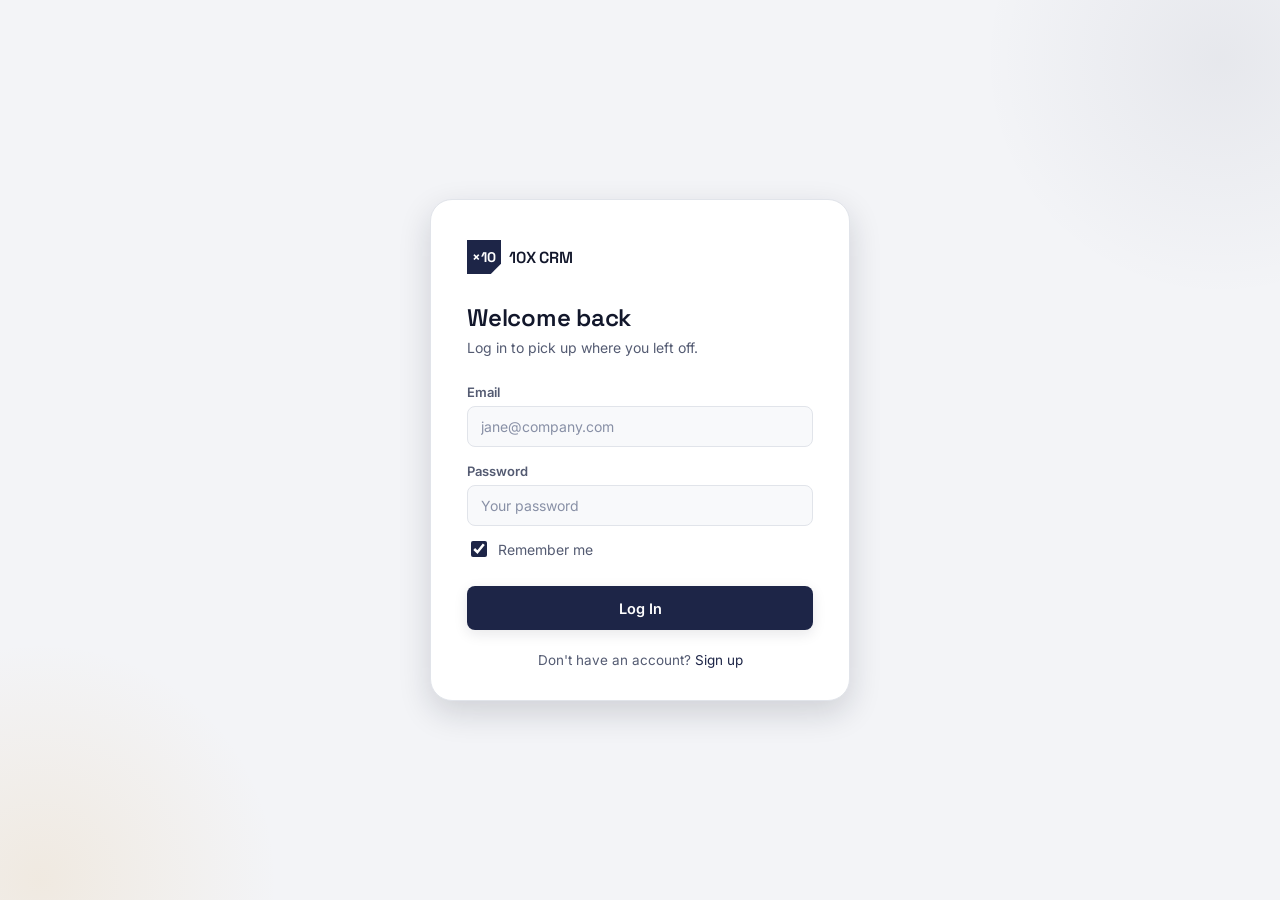
<file: index.html>
<!DOCTYPE html>
<html lang="en">
<head>
  <meta charset="UTF-8" />
  <meta name="viewport" content="width=device-width, initial-scale=1.0" />
  <title>Log In · 10X CRM</title>
  <link rel="preconnect" href="https://fonts.googleapis.com" />
  <link rel="preconnect" href="https://fonts.gstatic.com" crossorigin />
  <link
    href="https://fonts.googleapis.com/css2?family=Space+Grotesk:wght@500;600;700&family=Inter:wght@400;500;600&display=swap"
    rel="stylesheet"
  />
  <link rel="stylesheet" href="css/styles.css" />
</head>
<body>
  <!-- Runs first and synchronously: an already-authenticated user is sent
       straight to the dashboard instead of seeing the login form again. -->
  <script src="js/guard.js"></script>
  <script>redirectIfAuthed();</script>

  <main class="auth-shell">
    <div class="auth-card">
      <div class="brand-mark">
        <span class="brand-mark__glyph">×10</span>
        <span class="brand-mark__text">10X CRM</span>
      </div>

      <h1>Welcome back</h1>
      <p class="auth-sub">Log in to pick up where you left off.</p>

      <div class="form-alert" id="login-alert" role="alert"></div>

      <form id="login-form" novalidate>
        <div class="field">
          <label for="email">Email</label>
          <input type="text" id="email" name="email" placeholder="jane@company.com" autocomplete="email" />
          <div class="field-error" id="email-error"></div>
        </div>

        <div class="field">
          <label for="password">Password</label>
          <input type="password" id="password" name="password" placeholder="Your password" autocomplete="current-password" />
          <div class="field-error" id="password-error"></div>
        </div>

        <label class="checkbox-field">
          <input type="checkbox" id="remember-me" checked />
          <span>Remember me</span>
        </label>

        <button type="submit" class="btn btn-primary">Log In</button>
      </form>

      <div class="auth-footer">
        Don't have an account? <a href="signup.html">Sign up</a>
      </div>
    </div>
  </main>

  <script src="js/ui.js"></script>
  <script src="js/auth.js"></script>
  <script>initLoginForm();</script>
</body>
</html>
</file>
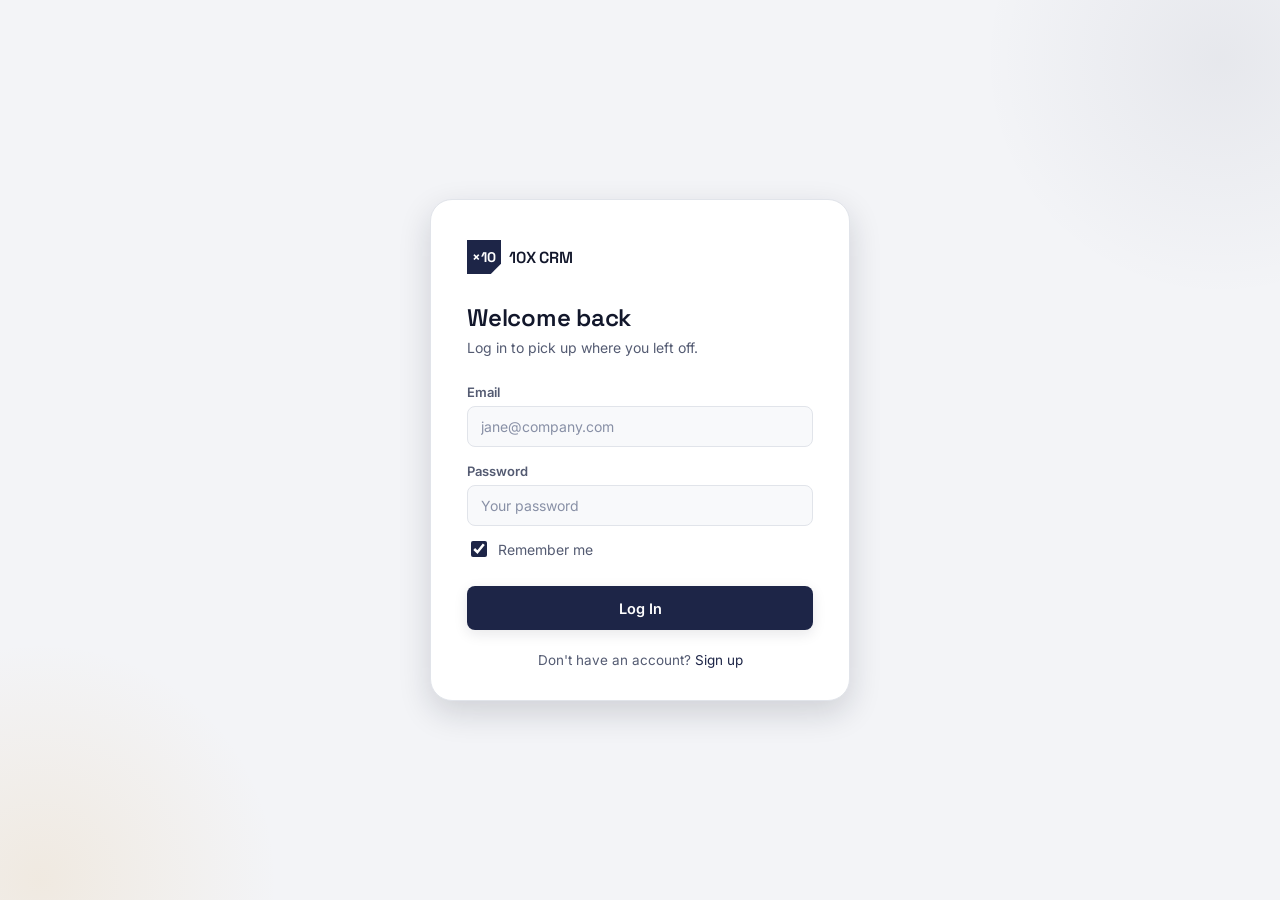
<file: clients.html>
<!DOCTYPE html>
<html lang="en">
<head>
  <meta charset="UTF-8" />
  <meta name="viewport" content="width=device-width, initial-scale=1.0" />
  <title>Clients · 10X CRM</title>
  <link rel="preconnect" href="https://fonts.googleapis.com" />
  <link rel="preconnect" href="https://fonts.gstatic.com" crossorigin />
  <link
    href="https://fonts.googleapis.com/css2?family=Space+Grotesk:wght@500;600;700&family=Inter:wght@400;500;600&family=IBM+Plex+Mono:wght@500&display=swap"
    rel="stylesheet"
  />
  <link rel="stylesheet" href="css/styles.css" />
  <script>
    // Applied inline, before first paint, so there's no flash of the wrong theme.
    if (localStorage.getItem('crm_theme') === 'dark') {
      document.documentElement.classList.add('theme-dark');
    }
  </script>
</head>
<body>
  <script src="js/guard.js"></script>
  <script>requireAuth();</script>

  <div class="app-shell">
    <div id="sidebar-root"></div>

    <main class="content">
      <div class="content-header">
        <div>
          <h1>Clients</h1>
          <p class="content-sub">Everyone in your pipeline, in one place.</p>
        </div>
        <span class="count-pill" id="client-count">Loading…</span>
      </div>

      <div class="toolbar">
        <button class="btn btn-primary" id="add-client-btn" type="button">+ Add Client</button>
        <input
          type="text"
          class="search-input"
          id="search-input"
          placeholder="Search by name or company…"
          autocomplete="off"
        />
      </div>

      <div class="toolbar">
        <div class="filter-chips" id="filter-chips"></div>
        <select class="sort-select" id="sort-select">
          <option value="newest">Newest first</option>
          <option value="name">Name A→Z</option>
          <option value="deal-value">Deal value: high → low</option>
        </select>
      </div>

      <div class="toolbar">
        <div class="view-toggle" id="view-toggle">
          <button type="button" data-view="grid" class="is-active">Grid</button>
          <button type="button" data-view="kanban">Kanban</button>
        </div>
        <div style="display:flex; align-items:center; gap:16px;">
          <span class="shortcut-hint"><kbd>/</kbd> search <kbd>N</kbd> add client <kbd>Esc</kbd> close</span>
          <button class="btn btn-secondary" id="export-csv-btn" type="button">Export CSV</button>
        </div>
      </div>

      <div id="clients-area"></div>
      <div id="kanban-area" style="display:none;"></div>
      <div class="load-more-row" id="load-more-row" style="display:none;">
        <button class="btn btn-secondary" id="load-more-btn" type="button">Load More</button>
      </div>
    </main>
  </div>

  <!-- Add Client Modal (P4.4) -->
  <div class="modal-backdrop" id="add-client-modal-backdrop">
    <div class="modal">
      <button class="modal-close" id="close-modal-btn" type="button" aria-label="Close">×</button>
      <h2 id="add-client-modal-title">Add Client</h2>
      <form id="add-client-form" novalidate>
        <div class="field">
          <label for="name">Name</label>
          <input type="text" id="name" placeholder="Jane Cooper" autocomplete="off" />
          <div class="field-error" id="name-error"></div>
        </div>

        <div class="field">
          <label for="email">Email</label>
          <input type="text" id="email" placeholder="jane@company.com" autocomplete="off" />
          <div class="field-error" id="email-error"></div>
        </div>

        <div class="field">
          <label for="phone">Phone</label>
          <input type="text" id="phone" placeholder="+1 555-123-4567" autocomplete="off" />
          <div class="field-error" id="phone-error"></div>
        </div>

        <div class="field">
          <label for="company">Company</label>
          <input type="text" id="company" placeholder="Acme Corp" autocomplete="off" />
          <div class="field-error" id="company-error"></div>
        </div>

        <div class="field">
          <label for="dealValue">Deal Value</label>
          <input type="number" id="dealValue" placeholder="5000" min="1" max="100000000" step="100" autocomplete="off" />
          <div class="field-error" id="dealValue-error"></div>
        </div>

        <div class="field">
          <label for="status">Status</label>
          <select id="status">
            <option value="Lead">Lead</option>
            <option value="Contacted">Contacted</option>
            <option value="Won">Won</option>
            <option value="Lost">Lost</option>
          </select>
        </div>

        <button type="submit" class="btn btn-primary" id="add-client-submit-btn">Add Client</button>
      </form>
    </div>
  </div>

  <!-- Client Details Modal (P4.8) -->
  <div class="details-modal" id="details-modal">
    <div class="details-modal-content">
      <button class="details-modal-close" id="close-details-modal-btn" type="button" aria-label="Close">×</button>
      
      <!-- Header -->
      <div class="details-header">
        <img class="details-avatar" id="details-avatar" src="" alt="" />
        <div class="details-header-info">
          <h2 id="details-name">—</h2>
          <p id="details-company">—</p>
        </div>
        <button class="btn btn-secondary" id="details-edit-btn" type="button" style="align-self:flex-start;">Edit</button>
      </div>

      <!-- Call timer -->
      <div class="call-timer">
        <span class="call-timer__display" id="call-timer-display">00:00</span>
        <button class="btn btn-primary" id="call-timer-btn" type="button">Start Call</button>
      </div>

      <!-- Contact Info -->
      <div class="details-section">
        <div class="details-section-title">Contact Info</div>
        <div class="details-field">
          <span class="details-field-label">Email</span>
          <span class="details-field-value" id="details-email">—</span>
        </div>
        <div class="details-field">
          <span class="details-field-label">Phone</span>
          <span class="details-field-value" id="details-phone">—</span>
        </div>
      </div>

      <!-- Deal Info -->
      <div class="details-section">
        <div class="details-section-title">Deal Info</div>
        <div class="details-field">
          <span class="details-field-label">Status</span>
          <span class="details-field-value" id="details-status">—</span>
        </div>
        <div class="details-field">
          <span class="details-field-label">Deal Value</span>
          <span class="details-field-value" id="details-deal-value">—</span>
        </div>
        <div class="details-field">
          <span class="details-field-label">Client Since</span>
          <span class="details-field-value" id="details-since">—</span>
        </div>
      </div>

      <!-- Notes -->
      <div class="details-section">
        <div class="details-section-title">Notes</div>
        <div class="notes-list" id="notes-list"></div>
        <div class="add-note-form">
          <input type="text" id="add-note-input" placeholder="Write a note…" />
          <button class="btn btn-primary" id="add-note-btn" type="button">Add</button>
        </div>
      </div>

      <!-- Reminder -->
      <button class="remind-btn" id="remind-btn" type="button">⏰ Remind me in 1 min</button>
    </div>
  </div>

  <script src="js/ui.js"></script>
  <script src="js/shell.js"></script>
  <script src="js/data.js"></script>
  <script src="js/clients.js"></script>
</body>
</html>
</file>
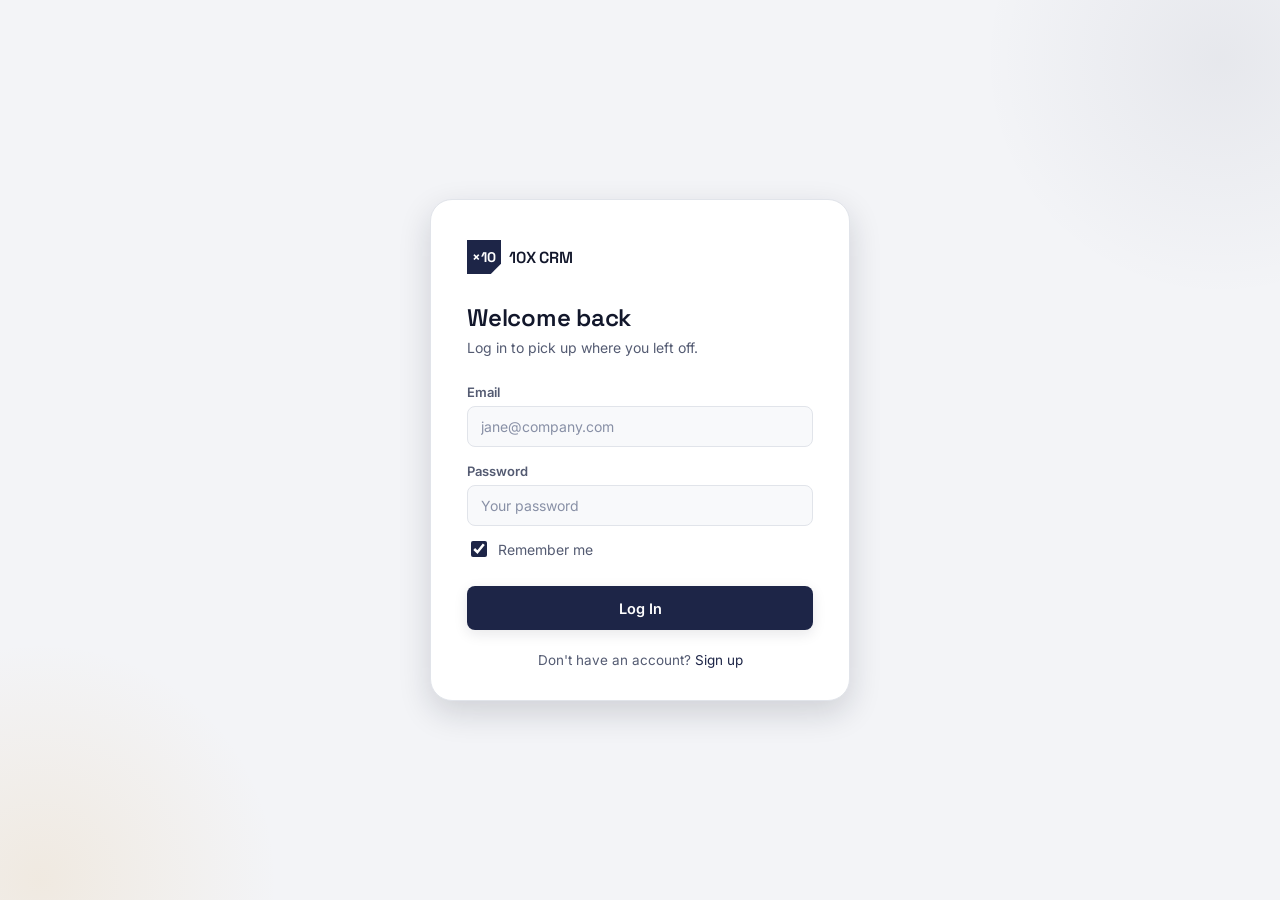
<file: dashboard.html>
<!DOCTYPE html>
<html lang="en">
<head>
  <meta charset="UTF-8" />
  <meta name="viewport" content="width=device-width, initial-scale=1.0" />
  <title>Dashboard · 10X CRM</title>
  <link rel="preconnect" href="https://fonts.googleapis.com" />
  <link rel="preconnect" href="https://fonts.gstatic.com" crossorigin />
  <link
    href="https://fonts.googleapis.com/css2?family=Space+Grotesk:wght@500;600;700&family=Inter:wght@400;500;600&family=IBM+Plex+Mono:wght@500&display=swap"
    rel="stylesheet"
  />
  <link rel="stylesheet" href="css/styles.css" />
  <script>
    if (localStorage.getItem('crm_theme') === 'dark') {
      document.documentElement.classList.add('theme-dark');
    }
  </script>
</head>
<body>
  <script src="js/guard.js"></script>
  <script>requireAuth();</script>

  <div class="app-shell">
    <div id="sidebar-root"></div>

    <main class="content">
      <!-- P3.1: Welcome banner with live clock -->
      <div class="welcome-banner">
        <h2 id="welcome-text">Welcome back!</h2>
        <span class="live-clock" id="live-clock">—</span>
      </div>

      <!-- P3.2: Stat cards (4-column) -->
      <div class="stats-grid" id="stats-grid"></div>

      <!-- P3.3: Pipeline Overview -->
      <div class="dashboard-section">
        <h3>Pipeline Overview</h3>
        <div class="pipeline-grid" id="pipeline-grid"></div>
        <div class="pipeline-chart" id="pipeline-chart"></div>
      </div>

      <!-- P3.4: Recent Clients (last 5) -->
      <div class="dashboard-section">
        <h3>Recent Clients</h3>
        <div class="recent-clients-list" id="recent-clients-list"></div>
        <div style="text-align: center; padding: 16px;">
          <a href="clients.html" style="font-size: 14px; color: var(--brand); text-decoration: none; font-weight: 600;">View all clients →</a>
        </div>
      </div>
    </main>
  </div>

  <script src="js/ui.js"></script>
  <script src="js/shell.js"></script>
  <script src="js/data.js"></script>
  <script src="js/dashboard.js"></script>
  <script src="js/auth.js"></script>
</body>
</html>
</file>
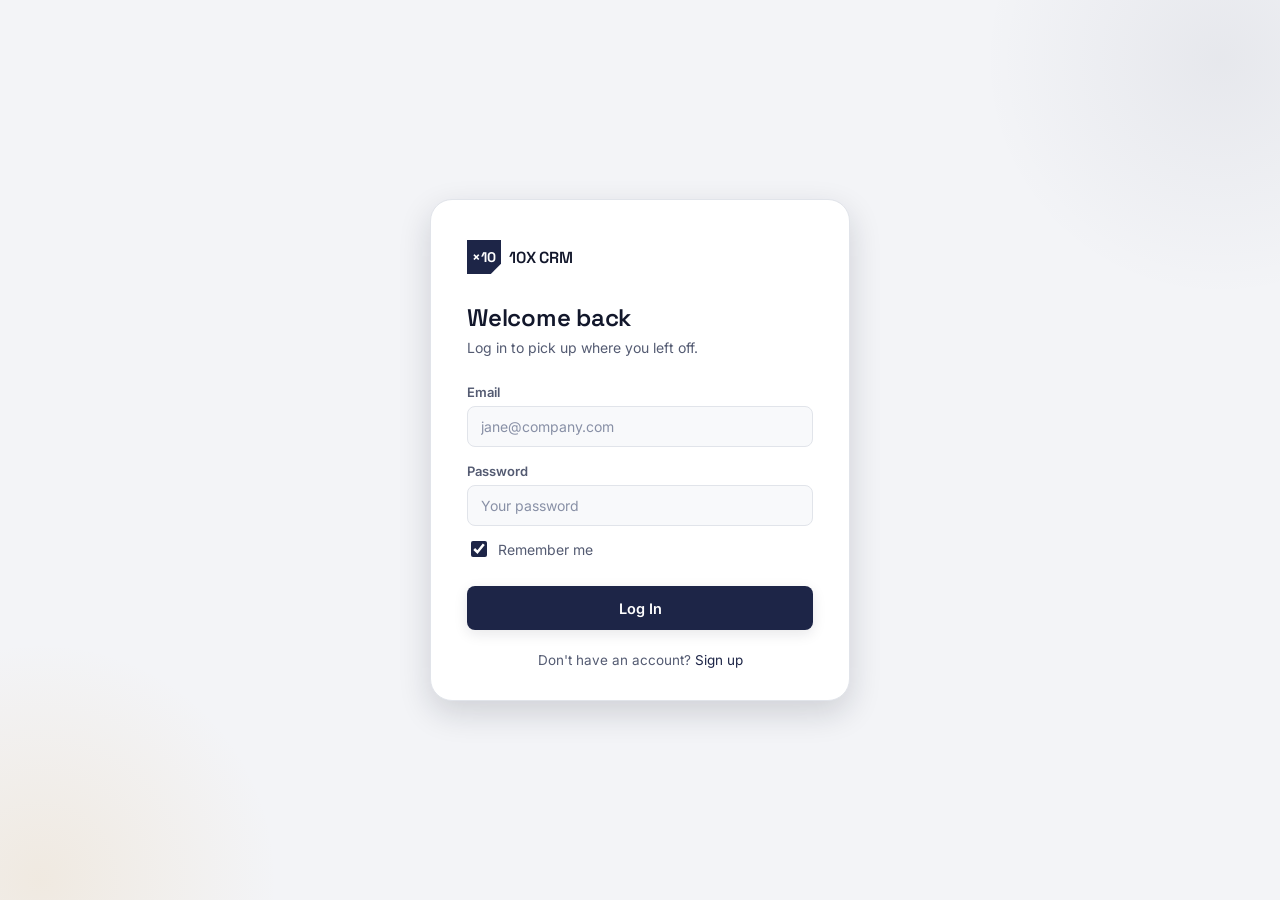
<file: profile.html>
<!DOCTYPE html>
<html lang="en">
<head>
  <meta charset="UTF-8" />
  <meta name="viewport" content="width=device-width, initial-scale=1.0" />
  <title>Profile · 10X CRM</title>
  <link rel="preconnect" href="https://fonts.googleapis.com" />
  <link rel="preconnect" href="https://fonts.gstatic.com" crossorigin />
  <link
    href="https://fonts.googleapis.com/css2?family=Space+Grotesk:wght@500;600;700&family=Inter:wght@400;500;600&family=IBM+Plex+Mono:wght@500&display=swap"
    rel="stylesheet"
  />
  <link rel="stylesheet" href="css/styles.css" />
  <script>
    if (localStorage.getItem('crm_theme') === 'dark') {
      document.documentElement.classList.add('theme-dark');
    }
  </script>

</head>
<body>
  <script src="js/guard.js"></script>
  <script>requireAuth();</script>

  <div class="app-shell">
    <div id="sidebar-root"></div>

    <main class="content">
      <div class="content-header">
        <h1>Profile Settings</h1>
        <p class="content-sub">Manage your account, security, and preferences.</p>
      </div>

      <!-- Modern Profile Header -->
      <div class="profile-header">
        <div class="profile-header-avatar" id="profile-avatar">—</div>
        <div class="profile-header-info">
          <div class="profile-header-name" id="profile-name">Loading…</div>
          <div class="profile-header-meta" id="profile-email">—</div>
          <div class="profile-header-meta" id="profile-member-since">—</div>
        </div>
      </div>

      <!-- Settings Grid -->
      <div class="profile-settings">
        <!-- Account Settings -->
        <div class="settings-section">
          <div class="settings-section-title">
            <span class="settings-section-icon">👤</span>
            Account
          </div>
          <form id="edit-profile-form" novalidate>
            <div class="settings-item">
              <label for="edit-fullName">Full Name</label>
              <input type="text" id="edit-fullName" placeholder="Jane Doe" />
              <div class="field-error" id="edit-fullName-error"></div>
            </div>

            <div class="settings-item">
              <label for="edit-company">Company</label>
              <input type="text" id="edit-company" placeholder="Your company" />
              <div class="field-error" id="edit-company-error"></div>
            </div>

            <button type="submit" class="btn btn-primary" style="width: 100%; margin-top: 12px;">
              Save Changes
            </button>
          </form>
        </div>

        <!-- Security Settings -->
        <div class="settings-section">
          <div class="settings-section-title">
            <span class="settings-section-icon">🔐</span>
            Security
          </div>
          <form id="change-password-form" novalidate>
            <div class="settings-item">
              <label for="current-password">Current Password</label>
              <input type="password" id="current-password" placeholder="Your current password" />
              <div class="field-error" id="current-password-error"></div>
            </div>

            <div class="settings-item">
              <label for="new-password">New Password</label>
              <input type="password" id="new-password" placeholder="At least 8 characters" />
              <div class="field-error" id="new-password-error"></div>
            </div>

            <div class="settings-item">
              <label for="confirm-new-password">Confirm New Password</label>
              <input type="password" id="confirm-new-password" placeholder="Re-enter your password" />
              <div class="field-error" id="confirm-new-password-error"></div>
            </div>

            <button type="submit" class="btn btn-primary" style="width: 100%; margin-top: 12px;">
              Change Password
            </button>
          </form>
        </div>

        <!-- Data Management -->
        <div class="settings-section data-section">
          <div class="settings-section-title">
            <span class="settings-section-icon">⚙️</span>
            Data & Privacy
          </div>
          <div class="data-warning">
            ⚠️ Resetting your data will reload all clients from the API. This action cannot be undone.
          </div>
          <p style="font-size: 13px; color: var(--ink-soft); margin-bottom: 16px;">
            Clear all your CRM data and start fresh. Useful if you want to reset your test environment or reload sample data.
          </p>
          <button id="reset-data-btn" class="btn btn-danger" style="width: 100%;">
            Reset CRM Data
          </button>
        </div>
      </div>
    </main>
  </div>

  <script src="js/ui.js"></script>
  <script src="js/auth.js"></script>
  <script src="js/shell.js"></script>
  <script src="js/data.js"></script>
  <script src="js/profile.js"></script>
</body>
</html>
</file>
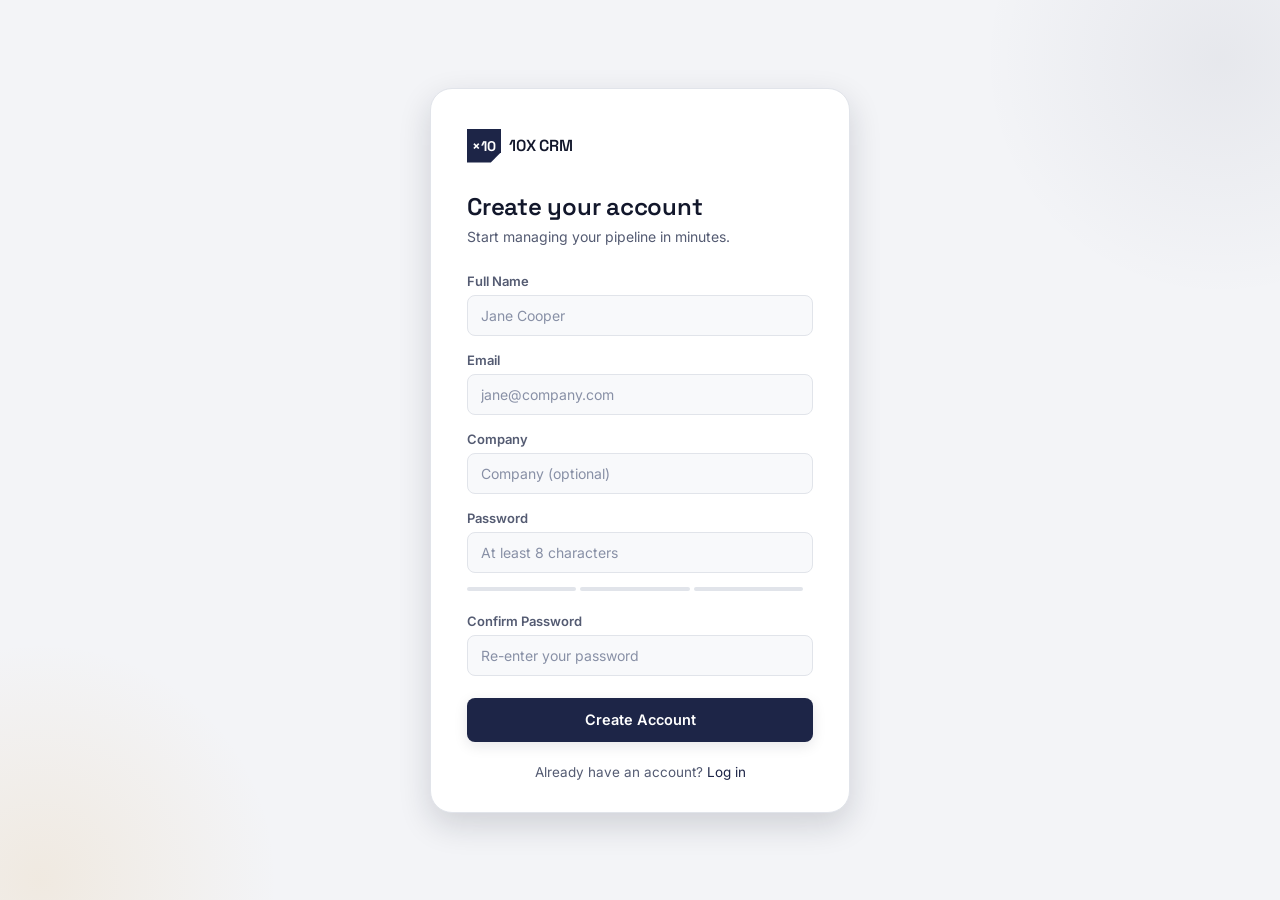
<file: signup.html>
<!DOCTYPE html>
<html lang="en">
<head>
  <meta charset="UTF-8" />
  <meta name="viewport" content="width=device-width, initial-scale=1.0" />
  <title>Sign Up · 10X CRM</title>
  <link rel="preconnect" href="https://fonts.googleapis.com" />
  <link rel="preconnect" href="https://fonts.gstatic.com" crossorigin />
  <link
    href="https://fonts.googleapis.com/css2?family=Space+Grotesk:wght@500;600;700&family=Inter:wght@400;500;600&display=swap"
    rel="stylesheet"
  />
  <link rel="stylesheet" href="css/styles.css" />
</head>
<body>
  <!-- Runs first and synchronously: if a session already exists, leave
       immediately so an authenticated user never sees the signup form. -->
  <script src="js/guard.js"></script>
  <script>redirectIfAuthed();</script>

  <main class="auth-shell">
    <div class="auth-card">
      <div class="brand-mark">
        <span class="brand-mark__glyph">×10</span>
        <span class="brand-mark__text">10X CRM</span>
      </div>

      <h1>Create your account</h1>
      <p class="auth-sub">Start managing your pipeline in minutes.</p>

      <form id="signup-form" novalidate>
        <div class="field">
          <label for="fullName">Full Name</label>
          <input type="text" id="fullName" name="fullName" placeholder="Jane Cooper" autocomplete="name" />
          <div class="field-error" id="fullName-error"></div>
        </div>

        <div class="field">
          <label for="email">Email</label>
          <input type="text" id="email" name="email" placeholder="jane@company.com" autocomplete="email" />
          <div class="field-error" id="email-error"></div>
        </div>

        <div class="field">
          <label for="company">Company</label>
          <input type="text" id="company" name="company" placeholder="Company (optional)" autocomplete="organization" />
          <div class="field-error" id="company-error"></div>
        </div>

        <div class="field">
          <label for="password">Password</label>
          <input type="password" id="password" name="password" placeholder="At least 8 characters" autocomplete="new-password" />
          <div class="password-strength" id="password-strength">
            <div class="password-strength__bar"><span></span><span></span><span></span></div>
            <span class="password-strength__label"></span>
          </div>
          <div class="field-error" id="password-error"></div>
        </div>

        <div class="field">
          <label for="confirmPassword">Confirm Password</label>
          <input type="password" id="confirmPassword" name="confirmPassword" placeholder="Re-enter your password" autocomplete="new-password" />
          <div class="field-error" id="confirmPassword-error"></div>
        </div>

        <button type="submit" class="btn btn-primary">Create Account</button>
      </form>

      <div class="auth-footer">
        Already have an account? <a href="index.html">Log in</a>
      </div>
    </div>
  </main>

  <script src="js/ui.js"></script>
  <script src="js/auth.js"></script>
  <script>initSignupForm(); initPasswordStrengthMeter();</script>
</body>
</html>
</file>
<file: css/styles.css>
/* ==========================================================================
   10X CRM — Design tokens & base styles
   ========================================================================== */

:root {
  /* Color */
  --bg: #F3F4F7;
  --surface: #FFFFFF;
  --surface-2: #F8F9FB;
  --border: #E1E4EA;
  --ink: #12172B;
  --ink-soft: #545B72;
  --ink-faint: #8890A6;

  --brand: #1D2547;
  --brand-hover: #2A3565;
  --accent: #D89B3C;
  --accent-ink: #7A5418;

  --success: #227A53;
  --success-bg: #E4F4EC;
  --danger: #C4433A;
  --danger-bg: #FBEAE8;
  --warning: #B5790C;
  --warning-bg: #FBF0DA;
  --info: #4A5A8C;
  --info-bg: #EBEEF7;

  /* Type */
  --font-display: 'Space Grotesk', 'Helvetica Neue', sans-serif;
  --font-body: 'Inter', 'Helvetica Neue', sans-serif;
  --font-mono: 'IBM Plex Mono', 'SFMono-Regular', monospace;

  /* Layout */
  --radius-sm: 8px;
  --radius-md: 12px;
  --radius-lg: 18px;
  --radius-xl: 22px;
  --shadow-card: 0 1px 2px rgba(18, 23, 43, 0.04), 0 8px 24px rgba(18, 23, 43, 0.06);
  --shadow-pop: 0 12px 32px rgba(18, 23, 43, 0.16);
  --shadow-lift: 0 4px 14px rgba(18, 23, 43, 0.1);
  --ease: cubic-bezier(0.2, 0.8, 0.3, 1);
  --topbar-h: 60px;
}

/* Dark theme (P0.3) — same tokens, different values. Applied as a class
   on <html> so it can be set before first paint (see inline head script
   on every protected page) and avoid a flash of the wrong theme. */
html.theme-dark {
  --bg: #0F1320;
  --surface: #171B2C;
  --surface-2: #1D2238;
  --border: #2A3050;
  --ink: #F3F4F7;
  --ink-soft: #A8AEC4;
  --ink-faint: #6B7290;

  --brand: #3E4C8F;
  --brand-hover: #4C5CA8;
  --accent: #E0AC57;
  --accent-ink: #F3D9A8;

  --success: #4FC28A;
  --success-bg: rgba(79, 194, 138, 0.14);
  --danger: #E2685D;
  --danger-bg: rgba(226, 104, 93, 0.14);
  --warning: #E0B04E;
  --warning-bg: rgba(224, 176, 78, 0.14);
  --info: #8C9BD9;
  --info-bg: rgba(140, 155, 217, 0.14);

  --shadow-card: 0 1px 2px rgba(0, 0, 0, 0.2), 0 8px 24px rgba(0, 0, 0, 0.3);
  --shadow-pop: 0 12px 32px rgba(0, 0, 0, 0.45);
  --shadow-lift: 0 4px 16px rgba(0, 0, 0, 0.35);
}

* {
  box-sizing: border-box;
}

body.no-scroll {
  overflow: hidden;
}

html, body {
  height: 100%;
}

body {
  margin: 0;
  font-family: var(--font-body);
  background: var(--bg);
  color: var(--ink);
  -webkit-font-smoothing: antialiased;
  transition: background 160ms ease, color 160ms ease;
}

/* Slim, modern scrollbars (Webkit + Firefox) */
* {
  scrollbar-width: thin;
  scrollbar-color: var(--border) transparent;
}

*::-webkit-scrollbar {
  width: 8px;
  height: 8px;
}

*::-webkit-scrollbar-track {
  background: transparent;
}

*::-webkit-scrollbar-thumb {
  background: var(--border);
  border-radius: 999px;
}

*::-webkit-scrollbar-thumb:hover {
  background: var(--ink-faint);
}

h1, h2, h3, h4 {
  font-family: var(--font-display);
  margin: 0;
  color: var(--ink);
  letter-spacing: -0.01em;
}

p {
  margin: 0;
  color: var(--ink-soft);
}

a {
  color: var(--brand);
  text-decoration: none;
}

a:hover {
  text-decoration: underline;
}

button {
  font-family: var(--font-body);
}

:focus-visible {
  outline: 2px solid var(--accent);
  outline-offset: 2px;
}

/* ==========================================================================
   Auth shell — the centered card layout used by Sign Up / Login
   ========================================================================== */

.auth-shell {
  min-height: 100vh;
  display: flex;
  align-items: center;
  justify-content: center;
  padding: 24px;
  position: relative;
  overflow: hidden;
}

.auth-shell::before {
  content: "";
  position: absolute;
  top: -180px;
  right: -180px;
  width: 480px;
  height: 480px;
  background: radial-gradient(circle, rgba(29, 37, 71, 0.06), transparent 70%);
  pointer-events: none;
}

.auth-shell::after {
  content: "";
  position: absolute;
  bottom: -220px;
  left: -200px;
  width: 480px;
  height: 480px;
  background: radial-gradient(circle, color-mix(in srgb, var(--accent) 12%, transparent), transparent 70%);
  pointer-events: none;
}

.auth-card {
  position: relative;
  width: 100%;
  max-width: 420px;
  background: var(--surface);
  border: 1px solid var(--border);
  border-radius: var(--radius-xl);
  box-shadow: var(--shadow-pop);
  padding: 40px 36px 32px;
}

/* Signature corner mark: an angular "×10" clip standing in for the wordmark */
.brand-mark {
  display: inline-flex;
  align-items: center;
  gap: 8px;
  margin-bottom: 28px;
}

.brand-mark__glyph {
  width: 34px;
  height: 34px;
  background: var(--brand);
  clip-path: polygon(0 0, 100% 0, 100% 70%, 70% 100%, 0 100%);
  display: flex;
  align-items: center;
  justify-content: center;
  color: #fff;
  font-family: var(--font-display);
  font-weight: 700;
  font-size: 14px;
  flex-shrink: 0;
}

.brand-mark__text {
  font-family: var(--font-display);
  font-weight: 600;
  font-size: 16px;
  color: var(--ink);
  letter-spacing: -0.01em;
}

.auth-card h1 {
  font-size: 24px;
  font-weight: 600;
  margin-bottom: 6px;
}

.auth-card .auth-sub {
  font-size: 14px;
  margin-bottom: 28px;
}

/* ==========================================================================
   Forms
   ========================================================================== */

.field {
  margin-bottom: 16px;
}

.field label {
  display: block;
  font-size: 13px;
  font-weight: 600;
  color: var(--ink-soft);
  margin-bottom: 6px;
}

.field input,
.field select {
  width: 100%;
  padding: 11px 13px;
  font-size: 14px;
  font-family: var(--font-body);
  color: var(--ink);
  background: var(--surface-2);
  border: 1px solid var(--border);
  border-radius: var(--radius-sm);
  transition: border-color 120ms ease, background 120ms ease, box-shadow 120ms ease;
}

.field input::placeholder {
  color: var(--ink-faint);
}

.field input:focus,
.field select:focus {
  outline: none;
  border-color: var(--brand);
  background: var(--surface);
  box-shadow: 0 0 0 3px color-mix(in srgb, var(--brand) 16%, transparent);
}

.field-error {
  margin-top: 6px;
  font-size: 12.5px;
  color: var(--danger);
  display: none;
}

.field.has-error input {
  border-color: var(--danger);
  background: var(--danger-bg);
}

.field.has-error .field-error {
  display: block;
}

.btn {
  display: inline-flex;
  align-items: center;
  justify-content: center;
  gap: 8px;
  width: 100%;
  padding: 12px 18px;
  font-size: 14.5px;
  font-weight: 600;
  font-family: var(--font-body);
  border-radius: var(--radius-sm);
  border: 1px solid transparent;
  cursor: pointer;
  transition: background 120ms ease, transform 100ms ease, box-shadow 160ms ease, border-color 120ms ease;
  min-height: 44px;
}

.btn:active {
  transform: translateY(1px) scale(0.99);
}

.btn-primary {
  background: var(--brand);
  color: #fff;
  margin-top: 6px;
  box-shadow: var(--shadow-lift);
}

.btn-primary:hover {
  background: var(--brand-hover);
  box-shadow: 0 6px 20px color-mix(in srgb, var(--brand) 35%, transparent);
}

.form-alert {
  display: none;
  align-items: center;
  gap: 8px;
  padding: 11px 13px;
  margin-bottom: 16px;
  border-radius: var(--radius-sm);
  background: var(--danger-bg);
  color: var(--danger);
  font-size: 13.5px;
  font-weight: 500;
  border: 1px solid rgba(196, 67, 58, 0.25);
}

.form-alert.is-visible {
  display: flex;
}

.auth-footer {
  margin-top: 22px;
  text-align: center;
  font-size: 13.5px;
  color: var(--ink-soft);
}

/* ==========================================================================
   Toast notifications (P0.4)
   ========================================================================== */

#toast-region {
  position: fixed;
  top: 20px;
  right: 20px;
  z-index: 1000;
  display: flex;
  flex-direction: column;
  gap: 10px;
}

.toast {
  display: flex;
  align-items: center;
  gap: 10px;
  min-width: 260px;
  max-width: 360px;
  padding: 13px 16px;
  border-radius: var(--radius-sm);
  box-shadow: var(--shadow-pop);
  font-size: 13.5px;
  font-weight: 500;
  animation: toast-in 180ms ease;
}

.toast-success {
  background: var(--success-bg);
  color: var(--success);
  border: 1px solid rgba(34, 122, 83, 0.25);
}

.toast-error {
  background: var(--danger-bg);
  color: var(--danger);
  border: 1px solid rgba(196, 67, 58, 0.25);
}

.toast-close {
  margin-left: auto;
  background: none;
  border: none;
  cursor: pointer;
  font-size: 15px;
  line-height: 1;
  color: inherit;
  opacity: 0.6;
}

.toast-close:hover {
  opacity: 1;
}

@keyframes toast-in {
  from { opacity: 0; transform: translateY(-6px); }
  to { opacity: 1; transform: translateY(0); }
}

@media (prefers-reduced-motion: reduce) {
  .toast { animation: none; }
}

@media (max-width: 480px) {
  .auth-card {
    padding: 32px 22px 26px;
  }
}

/* ==========================================================================
   App shell — sidebar + content area used by every protected page
   (P0.2 navigation, P0.3 theme)
   ========================================================================== */

.app-shell {
  display: flex;
  min-height: 100vh;
}

.sidebar {
  width: 232px;
  flex-shrink: 0;
  background: var(--brand);
  color: rgba(255, 255, 255, 0.92);
  display: flex;
  flex-direction: column;
  padding: 22px 16px;
  position: sticky;
  top: 0;
  height: 100vh;
  transition: transform 220ms var(--ease);
}

.sidebar .brand-mark {
  margin: 6px 8px 28px;
}

/* ---- Mobile top bar (hidden on desktop) ---- */

.mobile-topbar {
  display: none;
  align-items: center;
  gap: 8px;
  position: sticky;
  top: 0;
  z-index: 60;
  height: var(--topbar-h);
  padding: 0 12px 0 8px;
  background: var(--surface);
  border-bottom: 1px solid var(--border);
  backdrop-filter: saturate(180%) blur(10px);
}

.mobile-topbar .brand-mark {
  margin: 0;
}

.mobile-topbar .brand-mark__text {
  font-size: 15px;
}

.burger-btn {
  display: flex;
  align-items: center;
  justify-content: center;
  width: 44px;
  height: 44px;
  flex-shrink: 0;
  background: none;
  border: none;
  border-radius: var(--radius-sm);
  cursor: pointer;
  padding: 0;
  transition: background 120ms ease;
}

.burger-btn:hover {
  background: var(--surface-2);
}

.burger-btn__bars {
  position: relative;
  width: 20px;
  height: 14px;
}

.burger-btn__bars span {
  position: absolute;
  left: 0;
  width: 100%;
  height: 2px;
  border-radius: 2px;
  background: var(--ink);
  transition: transform 200ms var(--ease), opacity 150ms ease, top 200ms var(--ease);
}

.burger-btn__bars span:nth-child(1) { top: 0; }
.burger-btn__bars span:nth-child(2) { top: 6px; }
.burger-btn__bars span:nth-child(3) { top: 12px; }

.sidebar-open .burger-btn__bars span:nth-child(1) {
  top: 6px;
  transform: rotate(45deg);
}

.sidebar-open .burger-btn__bars span:nth-child(2) {
  opacity: 0;
}

.sidebar-open .burger-btn__bars span:nth-child(3) {
  top: 6px;
  transform: rotate(-45deg);
}

/* ---- Mobile drawer overlay ---- */

.sidebar-overlay {
  display: none;
  position: fixed;
  inset: 0;
  background: rgba(15, 19, 32, 0.5);
  z-index: 79;
  opacity: 0;
  transition: opacity 220ms ease;
}

.sidebar-open .sidebar-overlay {
  display: block;
  opacity: 1;
}

.sidebar .brand-mark__glyph {
  background: rgba(255, 255, 255, 0.16);
  color: #fff;
}

.sidebar .brand-mark__text {
  color: #fff;
}

.nav-links {
  list-style: none;
  margin: 0;
  padding: 0;
  display: flex;
  flex-direction: column;
  gap: 2px;
}

.nav-link {
  display: block;
  padding: 10px 12px;
  border-radius: var(--radius-sm);
  color: rgba(255, 255, 255, 0.72);
  font-size: 14px;
  font-weight: 500;
  text-decoration: none;
  transition: background 120ms ease, color 120ms ease;
}

.nav-link:hover {
  background: rgba(255, 255, 255, 0.08);
  color: #fff;
  text-decoration: none;
}

.nav-link.is-active {
  background: rgba(255, 255, 255, 0.14);
  color: #fff;
}

.sidebar-spacer {
  flex: 1;
}

.sidebar-foot {
  display: flex;
  flex-direction: column;
  gap: 4px;
  padding-top: 12px;
  border-top: 1px solid rgba(255, 255, 255, 0.14);
}

.sidebar-btn {
  display: flex;
  align-items: center;
  gap: 8px;
  width: 100%;
  padding: 10px 12px;
  background: none;
  border: none;
  border-radius: var(--radius-sm);
  color: rgba(255, 255, 255, 0.72);
  font-size: 14px;
  font-weight: 500;
  font-family: var(--font-body);
  text-align: left;
  cursor: pointer;
  transition: background 120ms ease, color 120ms ease;
}

.sidebar-btn:hover {
  background: rgba(255, 255, 255, 0.08);
  color: #fff;
}

.content {
  flex: 1;
  padding: 32px 40px;
  min-width: 0;
}

.content-header {
  display: flex;
  align-items: baseline;
  justify-content: space-between;
  margin-bottom: 24px;
  flex-wrap: wrap;
  gap: 8px;
}

.content-header h1 {
  font-size: 26px;
  font-weight: 600;
}

.content-header .content-sub {
  font-size: 14px;
  margin-top: 4px;
}

.count-pill {
  font-family: var(--font-mono);
  font-size: 12.5px;
  color: var(--ink-soft);
  background: var(--surface-2);
  border: 1px solid var(--border);
  padding: 4px 10px;
  border-radius: 999px;
}

/* ==========================================================================
   State messages — loading / empty / error (P4.2)
   ========================================================================== */

.state-message {
  display: flex;
  flex-direction: column;
  align-items: center;
  justify-content: center;
  gap: 12px;
  padding: 64px 24px;
  text-align: center;
  color: var(--ink-soft);
  font-size: 14px;
}

.state-message strong {
  color: var(--ink);
  font-family: var(--font-display);
  font-size: 16px;
  font-weight: 600;
}

.spinner {
  width: 22px;
  height: 22px;
  border: 2.5px solid var(--border);
  border-top-color: var(--brand);
  border-radius: 50%;
  animation: spin 700ms linear infinite;
}

html.theme-dark .spinner {
  border-top-color: var(--accent);
}

@keyframes spin {
  to { transform: rotate(360deg); }
}

@media (prefers-reduced-motion: reduce) {
  .spinner { animation: none; }
}

.btn-secondary {
  width: auto;
  padding: 9px 18px;
  background: var(--surface);
  color: var(--ink);
  border: 1px solid var(--border);
}

.btn-secondary:hover {
  background: var(--surface-2);
}

/* ==========================================================================
   Client cards (P4.3)
   ========================================================================== */

.client-grid {
  display: grid;
  grid-template-columns: repeat(auto-fill, minmax(280px, 1fr));
  gap: 14px;
}

.client-card {
  display: flex;
  gap: 12px;
  padding: 16px;
  background: var(--surface);
  border: 1px solid var(--border);
  border-radius: var(--radius-md);
  box-shadow: var(--shadow-card);
}

.client-card__avatar {
  width: 44px;
  height: 44px;
  border-radius: 50%;
  flex-shrink: 0;
  object-fit: cover;
  background: var(--info-bg);
  color: var(--info);
  display: flex;
  align-items: center;
  justify-content: center;
  font-family: var(--font-display);
  font-weight: 600;
  font-size: 15px;
}

.client-card__body {
  min-width: 0;
  flex: 1;
}

.client-card__name {
  font-family: var(--font-display);
  font-weight: 600;
  font-size: 15px;
  color: var(--ink);
  white-space: nowrap;
  overflow: hidden;
  text-overflow: ellipsis;
}

.client-card__meta {
  font-size: 13px;
  color: var(--ink-soft);
  white-space: nowrap;
  overflow: hidden;
  text-overflow: ellipsis;
  margin-top: 1px;
}

.client-card__footer {
  display: flex;
  align-items: center;
  justify-content: space-between;
  gap: 8px;
  margin-top: 10px;
}

.client-card__deal {
  font-family: var(--font-mono);
  font-size: 13.5px;
  font-weight: 600;
  color: var(--ink);
  min-width: 0;
  overflow: hidden;
  text-overflow: ellipsis;
  white-space: nowrap;
  flex-shrink: 1;
}

.client-card__footer .status-badge {
  flex-shrink: 0;
}

.status-badge {
  display: inline-block;
  padding: 3px 9px;
  border-radius: 999px;
  font-size: 11.5px;
  font-weight: 600;
  text-transform: uppercase;
  letter-spacing: 0.03em;
}

.status-badge--lead { background: var(--info-bg); color: var(--info); }
.status-badge--contacted { background: var(--warning-bg); color: var(--warning); }
.status-badge--won { background: var(--success-bg); color: var(--success); }
.status-badge--lost { background: var(--danger-bg); color: var(--danger); }

@media (max-width: 860px) {
  .app-shell {
    flex-direction: column;
  }

  /* Reveal the burger topbar, hide it only on genuine desktop widths */
  .mobile-topbar {
    display: flex;
  }

  /* Sidebar becomes a fixed off-canvas drawer, closed by default */
  .sidebar {
    position: fixed;
    top: 0;
    left: 0;
    width: 84vw;
    max-width: 300px;
    height: 100vh;
    z-index: 80;
    box-shadow: var(--shadow-pop);
    transform: translateX(-100%);
  }

  .sidebar-open .sidebar {
    transform: translateX(0);
  }

  .sidebar .brand-mark {
    margin: 6px 8px 28px;
  }

  .nav-links {
    flex-direction: column;
  }

  .nav-link {
    padding: 12px 12px;
    font-size: 15px;
  }

  .sidebar-spacer {
    display: block;
    flex: 1;
  }

  .sidebar-foot {
    flex-direction: column;
    border-top: 1px solid rgba(255, 255, 255, 0.14);
    border-left: none;
    padding-top: 12px;
    padding-left: 0;
    margin-left: 0;
  }

  .sidebar-btn {
    min-height: 44px;
  }

  .content {
    padding: 20px 16px 32px;
  }
}

@media (min-width: 861px) {
  /* Never let the drawer state leak onto desktop layouts */
  .sidebar-overlay,
  .mobile-topbar {
    display: none !important;
  }
}

/* ==========================================================================
   Modal — Add Client form (P4.4)
   ========================================================================== */

.modal-backdrop {
  display: none;
  position: fixed;
  inset: 0;
  background: rgba(18, 23, 43, 0.4);
  z-index: 100;
  animation: fade-in 120ms ease;
}

.modal-backdrop.is-open {
  display: flex;
  align-items: center;
  justify-content: center;
}

.modal {
  position: relative;
  background: var(--surface);
  border: 1px solid var(--border);
  border-radius: var(--radius-lg);
  box-shadow: var(--shadow-pop);
  width: 100%;
  max-width: 480px;
  padding: 28px 32px;
  max-height: 90vh;
  overflow-y: auto;
  animation: modal-in 200ms cubic-bezier(0.2, 0.8, 0.3, 1);
}

.modal h2 {
  font-size: 20px;
  font-weight: 600;
  margin-bottom: 18px;
}

.modal-close {
  position: absolute;
  top: 16px;
  right: 16px;
  background: none;
  border: none;
  font-size: 20px;
  color: var(--ink-soft);
  cursor: pointer;
  padding: 4px;
  display: flex;
  align-items: center;
  justify-content: center;
}

.modal-close:hover {
  color: var(--ink);
}

.modal .field {
  margin-bottom: 16px;
}

@keyframes fade-in {
  from { opacity: 0; }
  to { opacity: 1; }
}

@keyframes modal-in {
  from { opacity: 0; transform: scale(0.96); }
  to { opacity: 1; transform: scale(1); }
}

@media (prefers-reduced-motion: reduce) {
  .modal-backdrop, .modal {
    animation: none;
  }
}

@media (max-width: 520px) {
  .modal {
    width: 100%;
    max-width: 100%;
    padding: 22px 18px;
  }

  .modal-backdrop {
    padding: 12px;
  }

  .details-modal {
    padding: 0;
  }

  .details-modal-content {
    max-width: 100%;
    max-height: 100vh;
    height: 100vh;
    border-radius: 0;
  }
}

.toolbar {
  display: flex;
  align-items: center;
  gap: 12px;
  margin-bottom: 24px;
  flex-wrap: wrap;
}

.btn-danger {
  background: var(--danger);
  color: #fff;
  border-color: var(--danger);
}

.btn-danger:hover {
  background: color-mix(in srgb, var(--danger) 85%, black);
}

.client-card {
  cursor: pointer;
  transition: border-color 120ms ease, box-shadow 160ms var(--ease), transform 160ms var(--ease);
}

@media (hover: hover) {
  .client-card:hover {
    border-color: var(--brand);
    box-shadow: var(--shadow-pop);
    transform: translateY(-2px);
  }
}

.client-card:active {
  transform: translateY(0) scale(0.99);
}

.client-card__actions {
  display: flex;
  gap: 8px;
  margin-top: 10px;
}

.btn-card {
  width: auto;
  padding: 6px 12px;
  font-size: 12.5px;
  font-weight: 600;
}

/* ==========================================================================
   Search & Filter UI (P4.7)
   ========================================================================== */

.search-input {
  width: 100%;
  max-width: 260px;
  padding: 10px 13px;
  font-size: 14px;
  font-family: var(--font-body);
  color: var(--ink);
  background: var(--surface);
  border: 1px solid var(--border);
  border-radius: var(--radius-sm);
  transition: border-color 120ms ease;
}

.search-input::placeholder {
  color: var(--ink-faint);
}

.search-input:focus {
  outline: none;
  border-color: var(--brand);
}

.filter-chips {
  display: flex;
  gap: 6px;
  flex-wrap: wrap;
}

.chip {
  display: inline-flex;
  align-items: center;
  padding: 7px 14px;
  border-radius: 999px;
  border: 1px solid var(--border);
  background: var(--surface);
  color: var(--ink-soft);
  font-size: 13px;
  font-weight: 600;
  cursor: pointer;
  transition: all 120ms ease;
}

.chip:hover {
  border-color: var(--brand);
  background: var(--surface-2);
  color: var(--brand);
}

.chip.is-active {
  background: var(--brand);
  color: #fff;
  border-color: var(--brand);
}

.sort-select {
  padding: 10px 13px;
  font-size: 13.5px;
  font-family: var(--font-body);
  color: var(--ink-soft);
  background: var(--surface);
  border: 1px solid var(--border);
  border-radius: var(--radius-sm);
  cursor: pointer;
  transition: border-color 120ms ease;
}

.sort-select:focus {
  outline: none;
  border-color: var(--brand);
}

/* ==========================================================================
   Dashboard stats, pipeline, recent (P3)
   ========================================================================== */

.stats-grid {
  display: grid;
  grid-template-columns: repeat(auto-fit, minmax(200px, 1fr));
  gap: 16px;
  margin-bottom: 32px;
}

.stat-card {
  background: var(--surface);
  border: 1px solid var(--border);
  border-radius: var(--radius-md);
  padding: 18px 20px;
  box-shadow: var(--shadow-card);
  transition: transform 160ms var(--ease), box-shadow 160ms var(--ease);
}

@media (hover: hover) {
  .stat-card:hover {
    transform: translateY(-2px);
    box-shadow: var(--shadow-lift);
  }
}

.stat-card__label {
  font-size: 12px;
  font-weight: 600;
  color: var(--ink-soft);
  text-transform: uppercase;
  letter-spacing: 0.03em;
  margin-bottom: 6px;
}

.stat-card__value {
  font-family: var(--font-display);
  font-size: 32px;
  font-weight: 700;
  color: var(--ink);
  line-height: 1;
  overflow: hidden;
  text-overflow: ellipsis;
  white-space: nowrap;
}

.stat-card__sub {
  font-size: 12px;
  color: var(--ink-faint);
  margin-top: 4px;
}

.dashboard-section {
  margin-bottom: 28px;
}

.dashboard-section h3 {
  font-size: 16px;
  font-weight: 600;
  margin-bottom: 12px;
}

.pipeline-grid {
  display: grid;
  grid-template-columns: repeat(auto-fit, minmax(140px, 1fr));
  gap: 12px;
}

.pipeline-box {
  background: var(--surface);
  border: 1px solid var(--border);
  border-radius: var(--radius-md);
  padding: 14px 16px;
  text-align: center;
}

.pipeline-box__status {
  font-size: 13px;
  color: var(--ink-soft);
  margin-bottom: 6px;
}

.pipeline-box__count {
  font-family: var(--font-display);
  font-size: 24px;
  font-weight: 700;
  color: var(--ink);
}

.recent-clients-list {
  background: var(--surface);
  border: 1px solid var(--border);
  border-radius: var(--radius-md);
  overflow: hidden;
}

.recent-client-row {
  display: flex;
  align-items: center;
  gap: 12px;
  padding: 12px 16px;
  border-bottom: 1px solid var(--border);
}

.recent-client-row:last-child {
  border-bottom: none;
}

.recent-client-row__name {
  flex: 1;
  min-width: 0;
  font-weight: 500;
  color: var(--ink);
  white-space: nowrap;
  overflow: hidden;
  text-overflow: ellipsis;
}

.recent-client-row__date {
  font-size: 12px;
  color: var(--ink-faint);
  white-space: nowrap;
}

.welcome-banner {
  display: flex;
  align-items: baseline;
  gap: 16px;
  margin-bottom: 28px;
  padding-bottom: 20px;
  border-bottom: 1px solid var(--border);
}

.welcome-banner h2 {
  font-size: 22px;
  font-weight: 600;
  color: var(--ink);
  margin: 0;
}

.live-clock {
  font-family: var(--font-mono);
  font-size: 13px;
  color: var(--ink-faint);
  white-space: nowrap;
}

@media (max-width: 680px) {
  .toolbar {
    flex-direction: column;
    align-items: stretch;
  }

  .search-input {
    max-width: 100%;
  }

  .filter-chips {
    overflow-x: auto;
    -webkit-overflow-scrolling: touch;
  }

  .stats-grid {
    grid-template-columns: 1fr;
  }

  .pipeline-grid {
    grid-template-columns: repeat(2, 1fr);
  }

  .welcome-banner {
    flex-direction: column;
    gap: 8px;
  }

  .view-toggle button,
  .chip,
  .sort-select,
  .search-input {
    min-height: 44px;
  }

  .toolbar > div[style*="display:flex"] {
    flex-wrap: wrap;
    gap: 10px !important;
  }

  .shortcut-hint {
    display: none;
  }
}
/* ==========================================================================
   Client details modal (P4.8)
   ========================================================================== */

.details-modal {
  display: none;
  position: fixed;
  inset: 0;
  background: rgba(18, 23, 43, 0.4);
  z-index: 100;
  align-items: center;
  justify-content: center;
  padding: 20px;
  animation: fade-in 120ms ease;
}

.details-modal.is-open {
  display: flex;
}

.details-modal-content {
  background: var(--surface);
  border: 1px solid var(--border);
  border-radius: var(--radius-lg);
  box-shadow: var(--shadow-pop);
  width: 100%;
  max-width: 520px;
  max-height: 85vh;
  overflow-y: auto;
  padding: 28px 32px;
  animation: modal-in 200ms cubic-bezier(0.2, 0.8, 0.3, 1);
}

.details-modal-close {
  position: absolute;
  top: 16px;
  right: 16px;
  background: none;
  border: none;
  font-size: 20px;
  color: var(--ink-soft);
  cursor: pointer;
  padding: 4px;
}

.details-modal-close:hover {
  color: var(--ink);
}

.details-header {
  display: flex;
  align-items: flex-start;
  gap: 12px;
  margin-bottom: 20px;
  padding-bottom: 16px;
  border-bottom: 1px solid var(--border);
}

.details-avatar {
  width: 48px;
  height: 48px;
  border-radius: 50%;
  flex-shrink: 0;
  object-fit: cover;
  background: var(--info-bg);
}

.details-header-info {
  flex: 1;
  min-width: 0;
}

.details-header-info h2 {
  font-size: 18px;
  font-weight: 600;
  margin-bottom: 4px;
}

.details-header-info p {
  font-size: 13px;
  color: var(--ink-soft);
}

.details-section {
  margin-bottom: 18px;
}

.details-section-title {
  font-size: 12px;
  font-weight: 700;
  color: var(--ink-soft);
  text-transform: uppercase;
  letter-spacing: 0.04em;
  margin-bottom: 8px;
}

.details-field {
  display: flex;
  justify-content: space-between;
  align-items: center;
  padding: 8px 0;
  font-size: 14px;
  color: var(--ink);
}

.details-field-label {
  color: var(--ink-soft);
}

.details-field-value {
  font-weight: 500;
  font-family: var(--font-mono);
}

.notes-list {
  display: flex;
  flex-direction: column;
  gap: 8px;
}

.note-item {
  background: var(--surface-2);
  border-left: 3px solid var(--brand);
  padding: 10px 12px;
  border-radius: var(--radius-sm);
  font-size: 13px;
}

.note-text {
  color: var(--ink);
  margin-bottom: 4px;
}

.note-date {
  font-size: 11px;
  color: var(--ink-faint);
  font-family: var(--font-mono);
}

.add-note-form {
  display: flex;
  gap: 8px;
  margin-top: 10px;
}

.add-note-form input {
  flex: 1;
  padding: 9px 11px;
  font-size: 13px;
  font-family: var(--font-body);
  color: var(--ink);
  background: var(--surface-2);
  border: 1px solid var(--border);
  border-radius: var(--radius-sm);
}

.add-note-form input:focus {
  outline: none;
  border-color: var(--brand);
  background: var(--surface);
}

.add-note-form button {
  width: auto;
  padding: 9px 14px;
  font-size: 12.5px;
  font-weight: 600;
}

.remind-btn {
  width: 100%;
  padding: 10px;
  background: var(--warning-bg);
  color: var(--warning);
  border: 1px solid var(--warning-bg);
  border-radius: var(--radius-sm);
  font-size: 13px;
  font-weight: 600;
  cursor: pointer;
  transition: all 120ms ease;
}

.remind-btn:hover {
  background: color-mix(in srgb, var(--warning) 15%, transparent);
}

    .profile-header {
      background: linear-gradient(135deg, var(--brand) 0%, color-mix(in srgb, var(--brand) 80%, var(--accent)) 100%);
      padding: 40px;
      border-radius: var(--radius-lg);
      color: #fff;
      margin-bottom: 32px;
      box-shadow: var(--shadow-pop);
      display: flex;
      align-items: center;
      gap: 24px;
    }

    html.theme-dark .profile-header {
      background: linear-gradient(135deg, var(--brand) 0%, #4C5CA8 100%);
    }

    .profile-header-avatar {
      width: 80px;
      height: 80px;
      border-radius: 50%;
      background: rgba(255, 255, 255, 0.2);
      border: 3px solid rgba(255, 255, 255, 0.3);
      display: flex;
      align-items: center;
      justify-content: center;
      font-family: var(--font-display);
      font-weight: 700;
      font-size: 32px;
      flex-shrink: 0;
    }

    .profile-header-info {
      flex: 1;
    }

    .profile-header-name {
      font-size: 28px;
      font-weight: 700;
      margin-bottom: 4px;
      font-family: var(--font-display);
    }

    .profile-header-meta {
      font-size: 14px;
      opacity: 0.9;
    }

    .profile-header-meta + .profile-header-meta {
      margin-top: 2px;
    }

    .profile-settings {
      display: grid;
      grid-template-columns: 1fr 1fr;
      gap: 24px;
    }

    .settings-section {
      background: var(--surface);
      border: 1px solid var(--border);
      border-radius: var(--radius-lg);
      padding: 28px;
      box-shadow: var(--shadow-card);
    }

    .settings-section-title {
      display: flex;
      align-items: center;
      gap: 8px;
      font-size: 16px;
      font-weight: 700;
      margin-bottom: 20px;
      color: var(--ink);
      font-family: var(--font-display);
    }

    .settings-section-icon {
      font-size: 20px;
    }

    .settings-divider {
      height: 1px;
      background: var(--border);
      margin: 20px 0;
    }

    .settings-item {
      margin-bottom: 18px;
    }

    .settings-item:last-child {
      margin-bottom: 0;
    }

    .settings-item label {
      display: block;
      font-size: 12px;
      font-weight: 700;
      color: var(--ink-soft);
      text-transform: uppercase;
      letter-spacing: 0.05em;
      margin-bottom: 6px;
    }

    .settings-item input {
      width: 100%;
      padding: 11px 13px;
      font-size: 14px;
      font-family: var(--font-body);
      color: var(--ink);
      background: var(--surface-2);
      border: 1px solid var(--border);
      border-radius: var(--radius-sm);
      transition: all 120ms ease;
    }

    .settings-item input:focus {
      outline: none;
      border-color: var(--accent);
      background: var(--surface);
      box-shadow: 0 0 0 3px rgba(224, 172, 78, 0.1);
    }

    .field-error {
      margin-top: 6px;
      font-size: 12px;
      color: var(--danger);
      display: none;
    }

    .field.has-error .field-error {
      display: block;
    }

    .settings-button-group {
      display: flex;
      gap: 10px;
      margin-top: 20px;
    }

    .settings-button-group .btn {
      flex: 1;
    }

    .btn-secondary-outline {
      background: transparent;
      color: var(--ink-soft);
      border: 1px solid var(--border);
    }

    .btn-secondary-outline:hover {
      background: var(--surface-2);
      color: var(--ink);
      border-color: var(--brand);
    }

    .data-section {
      grid-column: 1 / -1;
    }

    .data-warning {
      background: var(--warning-bg);
      border-left: 4px solid var(--warning);
      padding: 12px 14px;
      border-radius: var(--radius-sm);
      font-size: 13px;
      color: var(--warning);
      margin-bottom: 16px;
    }

    @media (max-width: 920px) {
      .profile-header {
        flex-direction: column;
        text-align: center;
      }

      .profile-header-info {
        margin-top: 8px;
      }

      .profile-settings {
        grid-template-columns: 1fr;
      }

      .data-section {
        grid-column: auto;
      }
    }

    @media (max-width: 620px) {
      .profile-header {
        padding: 24px;
        gap: 16px;
      }

      .profile-header-name {
        font-size: 22px;
      }

      .settings-section {
        padding: 20px;
      }

      .settings-button-group {
        flex-direction: column;
      }
    }

/* ==========================================================================
   New feature styles: remember-me checkbox, password strength, edit button,
   kanban board, pipeline mini chart, CSV/load-more/view toggle, call timer,
   keyboard-shortcut hint, easter egg.
   ========================================================================== */

/* ---- Checkbox field (Remember me) ---- */

.checkbox-field {
  display: flex;
  align-items: center;
  gap: 8px;
  font-size: 14px;
  color: var(--ink-soft);
  margin: -4px 0 20px;
  cursor: pointer;
  user-select: none;
}

.checkbox-field input {
  width: 16px;
  height: 16px;
  accent-color: var(--brand);
  cursor: pointer;
}

/* ---- Password strength meter ---- */

.password-strength {
  display: flex;
  align-items: center;
  gap: 10px;
  margin-top: 8px;
  min-height: 16px;
}

.password-strength__bar {
  display: flex;
  gap: 4px;
  flex: 1;
}

.password-strength__bar span {
  height: 4px;
  flex: 1;
  border-radius: 2px;
  background: var(--border);
  transition: background 0.15s ease;
}

.password-strength__label {
  font-size: 12px;
  font-weight: 600;
  color: var(--ink-faint);
}

.password-strength.is-level-1 .password-strength__bar span:nth-child(1) { background: var(--danger); }
.password-strength.is-level-1 .password-strength__label { color: var(--danger); }

.password-strength.is-level-2 .password-strength__bar span:nth-child(1),
.password-strength.is-level-2 .password-strength__bar span:nth-child(2) { background: var(--warning); }
.password-strength.is-level-2 .password-strength__label { color: var(--warning); }

.password-strength.is-level-3 .password-strength__bar span { background: var(--success); }
.password-strength.is-level-3 .password-strength__label { color: var(--success); }

/* ---- Card actions: Edit + Delete side by side ---- */

.client-card__actions {
  display: flex;
  gap: 8px;
}

.client-card__actions .btn-card {
  flex: 1;
}

.btn-card.btn-secondary {
  background: var(--surface-2);
  color: var(--ink-soft);
  border: 1px solid var(--border);
}

.btn-card.btn-secondary:hover {
  background: var(--border);
  color: var(--ink);
}

/* ---- Toolbar view toggle (Grid / Kanban) + CSV export ---- */

.view-toggle {
  display: inline-flex;
  border: 1px solid var(--border);
  border-radius: var(--radius-sm);
  overflow: hidden;
}

.view-toggle button {
  border: none;
  background: var(--surface);
  color: var(--ink-soft);
  font-size: 13px;
  font-weight: 600;
  padding: 8px 14px;
  cursor: pointer;
  transition: background 0.15s ease, color 0.15s ease;
}

.view-toggle button + button {
  border-left: 1px solid var(--border);
}

.view-toggle button.is-active {
  background: var(--brand);
  color: #fff;
}

/* ---- Kanban board ---- */

.kanban-board {
  display: grid;
  grid-template-columns: repeat(4, minmax(220px, 1fr));
  gap: 16px;
  align-items: start;
}

.kanban-column {
  background: var(--surface-2);
  border: 1px solid var(--border);
  border-radius: var(--radius-md);
  padding: 12px;
  min-height: 120px;
  transition: background 0.15s ease, border-color 0.15s ease;
}

.kanban-column.is-drag-over {
  background: var(--info-bg);
  border-color: var(--brand);
}

.kanban-column__header {
  display: flex;
  align-items: center;
  justify-content: space-between;
  font-family: var(--font-display);
  font-weight: 600;
  font-size: 14px;
  color: var(--ink);
  padding: 4px 6px 12px;
}

.kanban-column__count {
  font-family: var(--font-mono);
  font-size: 12px;
  color: var(--ink-faint);
  background: var(--surface);
  border: 1px solid var(--border);
  border-radius: 999px;
  padding: 1px 8px;
}

.kanban-card {
  background: var(--surface);
  border: 1px solid var(--border);
  border-radius: var(--radius-sm);
  box-shadow: var(--shadow-card);
  padding: 12px;
  margin-bottom: 10px;
  cursor: grab;
  transition: box-shadow 160ms var(--ease), transform 160ms var(--ease);
}

@media (hover: hover) {
  .kanban-card:hover {
    box-shadow: var(--shadow-lift);
    transform: translateY(-1px);
  }
}

.kanban-card:active {
  cursor: grabbing;
}

.kanban-card.is-dragging {
  opacity: 0.4;
}

.kanban-card__name {
  font-weight: 600;
  font-size: 14px;
  color: var(--ink);
}

.kanban-card__meta {
  font-size: 12px;
  color: var(--ink-soft);
  margin-top: 2px;
}

.kanban-card__deal {
  font-family: var(--font-mono);
  font-size: 12px;
  color: var(--accent-ink);
  margin-top: 6px;
  overflow: hidden;
  text-overflow: ellipsis;
  white-space: nowrap;
}

.kanban-empty {
  font-size: 12px;
  color: var(--ink-faint);
  text-align: center;
  padding: 12px 4px;
}

@media (max-width: 860px) {
  .kanban-board {
    grid-template-columns: 1fr;
  }
}

/* ---- Load more ---- */

.load-more-row {
  display: flex;
  justify-content: center;
  padding: 20px 0 4px;
}

/* ---- Pipeline mini chart (dashboard) ---- */

.pipeline-chart {
  display: flex;
  flex-direction: column;
  gap: 10px;
  margin-top: 16px;
}

.pipeline-chart__row {
  display: grid;
  grid-template-columns: 90px 1fr 56px;
  align-items: center;
  gap: 10px;
}

.pipeline-chart__label {
  font-size: 13px;
  color: var(--ink-soft);
  font-weight: 600;
}

.pipeline-chart__track {
  height: 10px;
  background: var(--surface-2);
  border: 1px solid var(--border);
  border-radius: 999px;
  overflow: hidden;
}

.pipeline-chart__fill {
  height: 100%;
  border-radius: 999px;
  transition: width 0.4s ease;
}

.pipeline-chart__fill--lead { background: var(--info); }
.pipeline-chart__fill--contacted { background: var(--warning); }
.pipeline-chart__fill--won { background: var(--success); }
.pipeline-chart__fill--lost { background: var(--danger); }

.pipeline-chart__value {
  font-family: var(--font-mono);
  font-size: 12px;
  color: var(--ink-faint);
  text-align: right;
}

/* ---- Call timer (details modal) ---- */

.call-timer {
  display: flex;
  align-items: center;
  justify-content: space-between;
  gap: 12px;
  background: var(--surface-2);
  border: 1px solid var(--border);
  border-radius: var(--radius-md);
  padding: 12px 14px;
  margin-top: 14px;
}

.call-timer__display {
  font-family: var(--font-mono);
  font-size: 18px;
  font-weight: 600;
  color: var(--ink);
}

.call-timer__display.is-running {
  color: var(--success);
}

/* ---- Keyboard shortcut hint ---- */

.shortcut-hint {
  font-size: 12px;
  color: var(--ink-faint);
  display: flex;
  align-items: center;
  gap: 6px;
}

kbd {
  font-family: var(--font-mono);
  font-size: 11px;
  background: var(--surface-2);
  border: 1px solid var(--border);
  border-bottom-width: 2px;
  border-radius: 4px;
  padding: 1px 6px;
  color: var(--ink-soft);
}

/* ---- Easter egg ---- */

@keyframes egg-pop {
  0% { transform: scale(1) rotate(0deg); }
  30% { transform: scale(1.25) rotate(-8deg); }
  60% { transform: scale(1.1) rotate(6deg); }
  100% { transform: scale(1) rotate(0deg); }
}

.brand-mark.is-egg {
  animation: egg-pop 0.5s ease;
}

@media (prefers-reduced-motion: reduce) {
  .brand-mark.is-egg {
    animation: none;
  }
}
</file>
